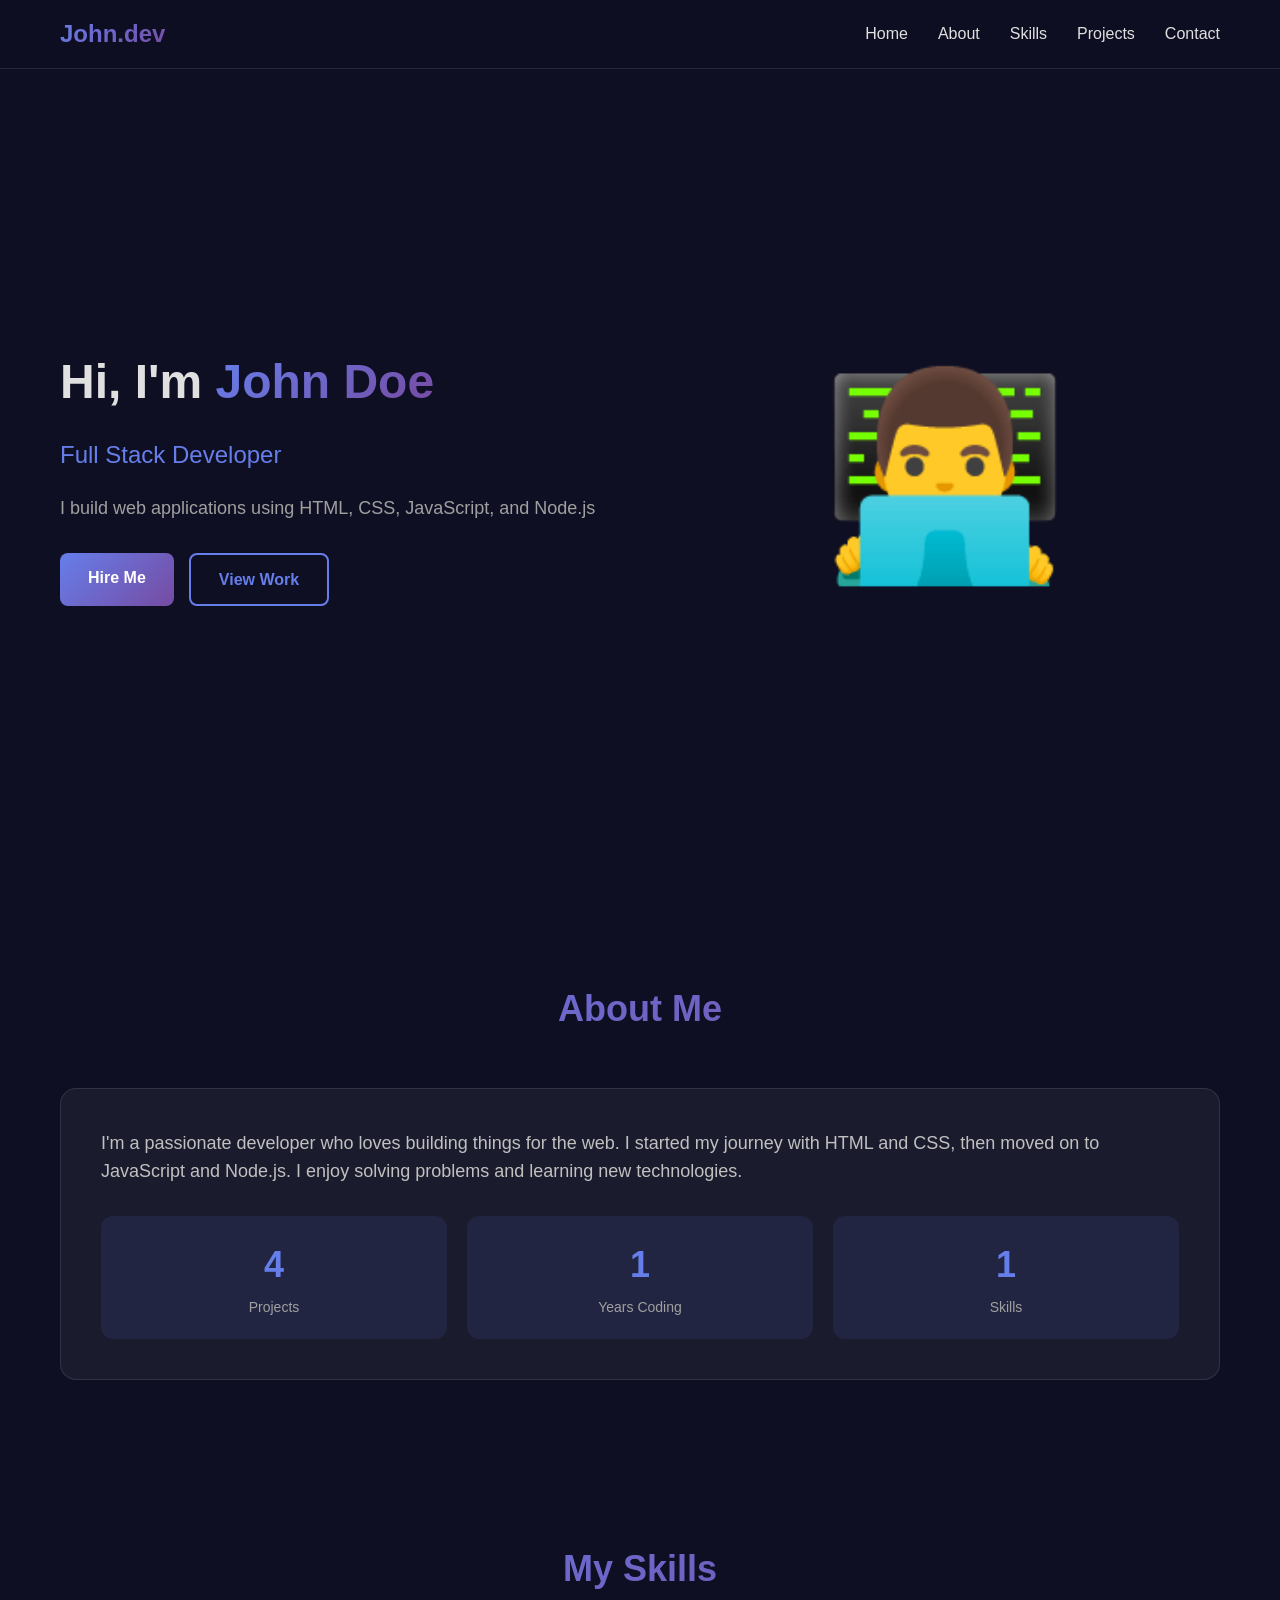
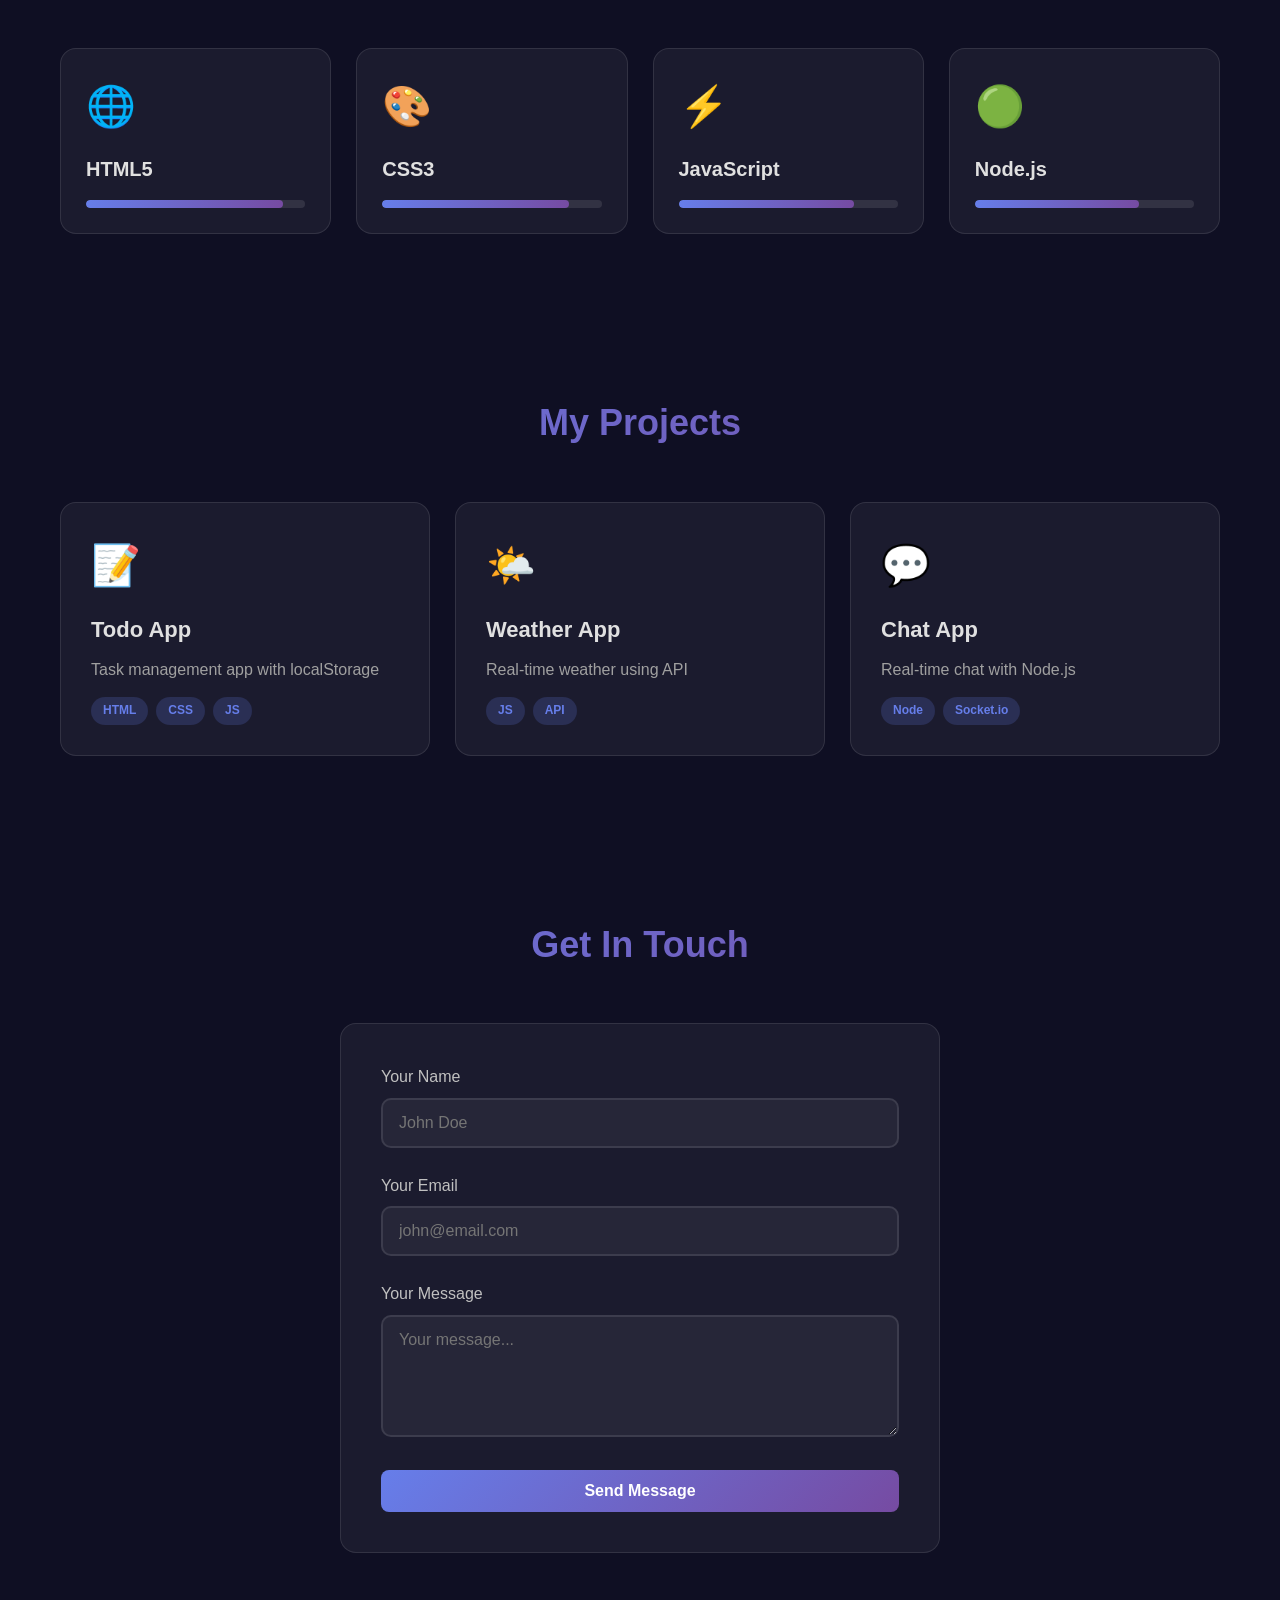
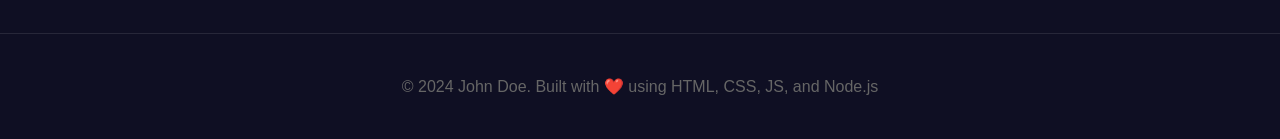
<file: index.html>
<!DOCTYPE html>
<html lang="en">
<head>
    <meta charset="UTF-8">
    <meta name="viewport" content="width=device-width, initial-scale=1.0">
    <title>John Doe - Portfolio</title>
    <link rel="stylesheet" href="style.css">
</head>
<body>
    <!-- ===== NAVIGATION ===== -->
    <nav class="navbar">
        <div class="nav-container">
            <a href="#" class="logo">John.dev</a>
            <ul class="nav-links">
                <li><a href="#home">Home</a></li>
                <li><a href="#about">About</a></li>
                <li><a href="#skills">Skills</a></li>
                <li><a href="#projects">Projects</a></li>
                <li><a href="#contact">Contact</a></li>
            </ul>
        </div>
    </nav>

    <!-- ===== HERO SECTION ===== -->
    <section id="home" class="hero">
        <div class="hero-content">
            <h1>Hi, I'm <span class="highlight">John Doe</span></h1>
            <p class="subtitle">Full Stack Developer</p>
            <p class="description">
                I build web applications using HTML, CSS, JavaScript, and Node.js
            </p>
            <div class="hero-buttons">
                <a href="#contact" class="btn btn-primary">Hire Me</a>
                <a href="#projects" class="btn btn-secondary">View Work</a>
            </div>
        </div>
        <div class="hero-image">
            <div class="avatar">👨‍💻</div>
        </div>
    </section>

    <!-- ===== ABOUT SECTION ===== -->
    <section id="about" class="about">
        <h2 class="section-title">About Me</h2>
        <div class="about-content">
            <p>
                I'm a passionate developer who loves building things for the web.
                I started my journey with HTML and CSS, then moved on to JavaScript
                and Node.js. I enjoy solving problems and learning new technologies.
            </p>
            <div class="about-stats">
                <div class="stat">
                    <span class="stat-number" id="projects-count">0</span>
                    <span class="stat-label">Projects</span>
                </div>
                <div class="stat">
                    <span class="stat-number" id="experience">0</span>
                    <span class="stat-label">Years Coding</span>
                </div>
                <div class="stat">
                    <span class="stat-number" id="skills-count">0</span>
                    <span class="stat-label">Skills</span>
                </div>
            </div>
        </div>
    </section>

    <!-- ===== SKILLS SECTION ===== -->
    <section id="skills" class="skills">
        <h2 class="section-title">My Skills</h2>
        <div class="skills-grid">
            <div class="skill-card">
                <div class="skill-icon">🌐</div>
                <h3>HTML5</h3>
                <div class="skill-bar">
                    <div class="skill-progress" data-progress="90"></div>
                </div>
            </div>
            <div class="skill-card">
                <div class="skill-icon">🎨</div>
                <h3>CSS3</h3>
                <div class="skill-bar">
                    <div class="skill-progress" data-progress="85"></div>
                </div>
            </div>
            <div class="skill-card">
                <div class="skill-icon">⚡</div>
                <h3>JavaScript</h3>
                <div class="skill-bar">
                    <div class="skill-progress" data-progress="80"></div>
                </div>
            </div>
            <div class="skill-card">
                <div class="skill-icon">🟢</div>
                <h3>Node.js</h3>
                <div class="skill-bar">
                    <div class="skill-progress" data-progress="75"></div>
                </div>
            </div>
        </div>
    </section>

    <!-- ===== PROJECTS SECTION ===== -->
    <section id="projects" class="projects">
        <h2 class="section-title">My Projects</h2>
        <div class="projects-grid">
            <div class="project-card">
                <div class="project-icon">📝</div>
                <h3>Todo App</h3>
                <p>Task management app with localStorage</p>
                <div class="project-tags">
                    <span>HTML</span>
                    <span>CSS</span>
                    <span>JS</span>
                </div>
            </div>
            <div class="project-card">
                <div class="project-icon">🌤️</div>
                <h3>Weather App</h3>
                <p>Real-time weather using API</p>
                <div class="project-tags">
                    <span>JS</span>
                    <span>API</span>
                </div>
            </div>
            <div class="project-card">
                <div class="project-icon">💬</div>
                <h3>Chat App</h3>
                <p>Real-time chat with Node.js</p>
                <div class="project-tags">
                    <span>Node</span>
                    <span>Socket.io</span>
                </div>
            </div>
        </div>
    </section>

    <!-- ===== CONTACT SECTION ===== -->
    <section id="contact" class="contact">
        <h2 class="section-title">Get In Touch</h2>
        <div class="contact-container">
            <form id="contactForm" class="contact-form">
                <div class="form-group">
                    <label for="name">Your Name</label>
                    <input type="text" id="name" name="name" placeholder="John Doe" required>
                    <span class="error-msg" id="nameError"></span>
                </div>
                <div class="form-group">
                    <label for="email">Your Email</label>
                    <input type="email" id="email" name="email" placeholder="john@email.com" required>
                    <span class="error-msg" id="emailError"></span>
                </div>
                <div class="form-group">
                    <label for="message">Your Message</label>
                    <textarea id="message" name="message" rows="5" placeholder="Your message..." required></textarea>
                    <span class="error-msg" id="messageError"></span>
                </div>
                <button type="submit" class="btn btn-primary" id="submitBtn">
                    <span id="btnText">Send Message</span>
                    <span id="btnLoading" style="display:none;">Sending...</span>
                </button>
            </form>

            <!-- Success Message -->
            <div id="successMessage" class="success-message" style="display:none;">
                <div class="success-icon">✅</div>
                <h3>Message Sent!</h3>
                <p>Thank you for reaching out. I'll get back to you soon.</p>
                <button onclick="resetForm()" class="btn btn-secondary">Send Another</button>
            </div>
        </div>
    </section>

    <!-- ===== FOOTER ===== -->
    <footer class="footer">
        <p>© 2024 John Doe. Built with ❤️ using HTML, CSS, JS, and Node.js</p>
    </footer>

    <script src="script.js"></script>
</body>
</html>
</file>
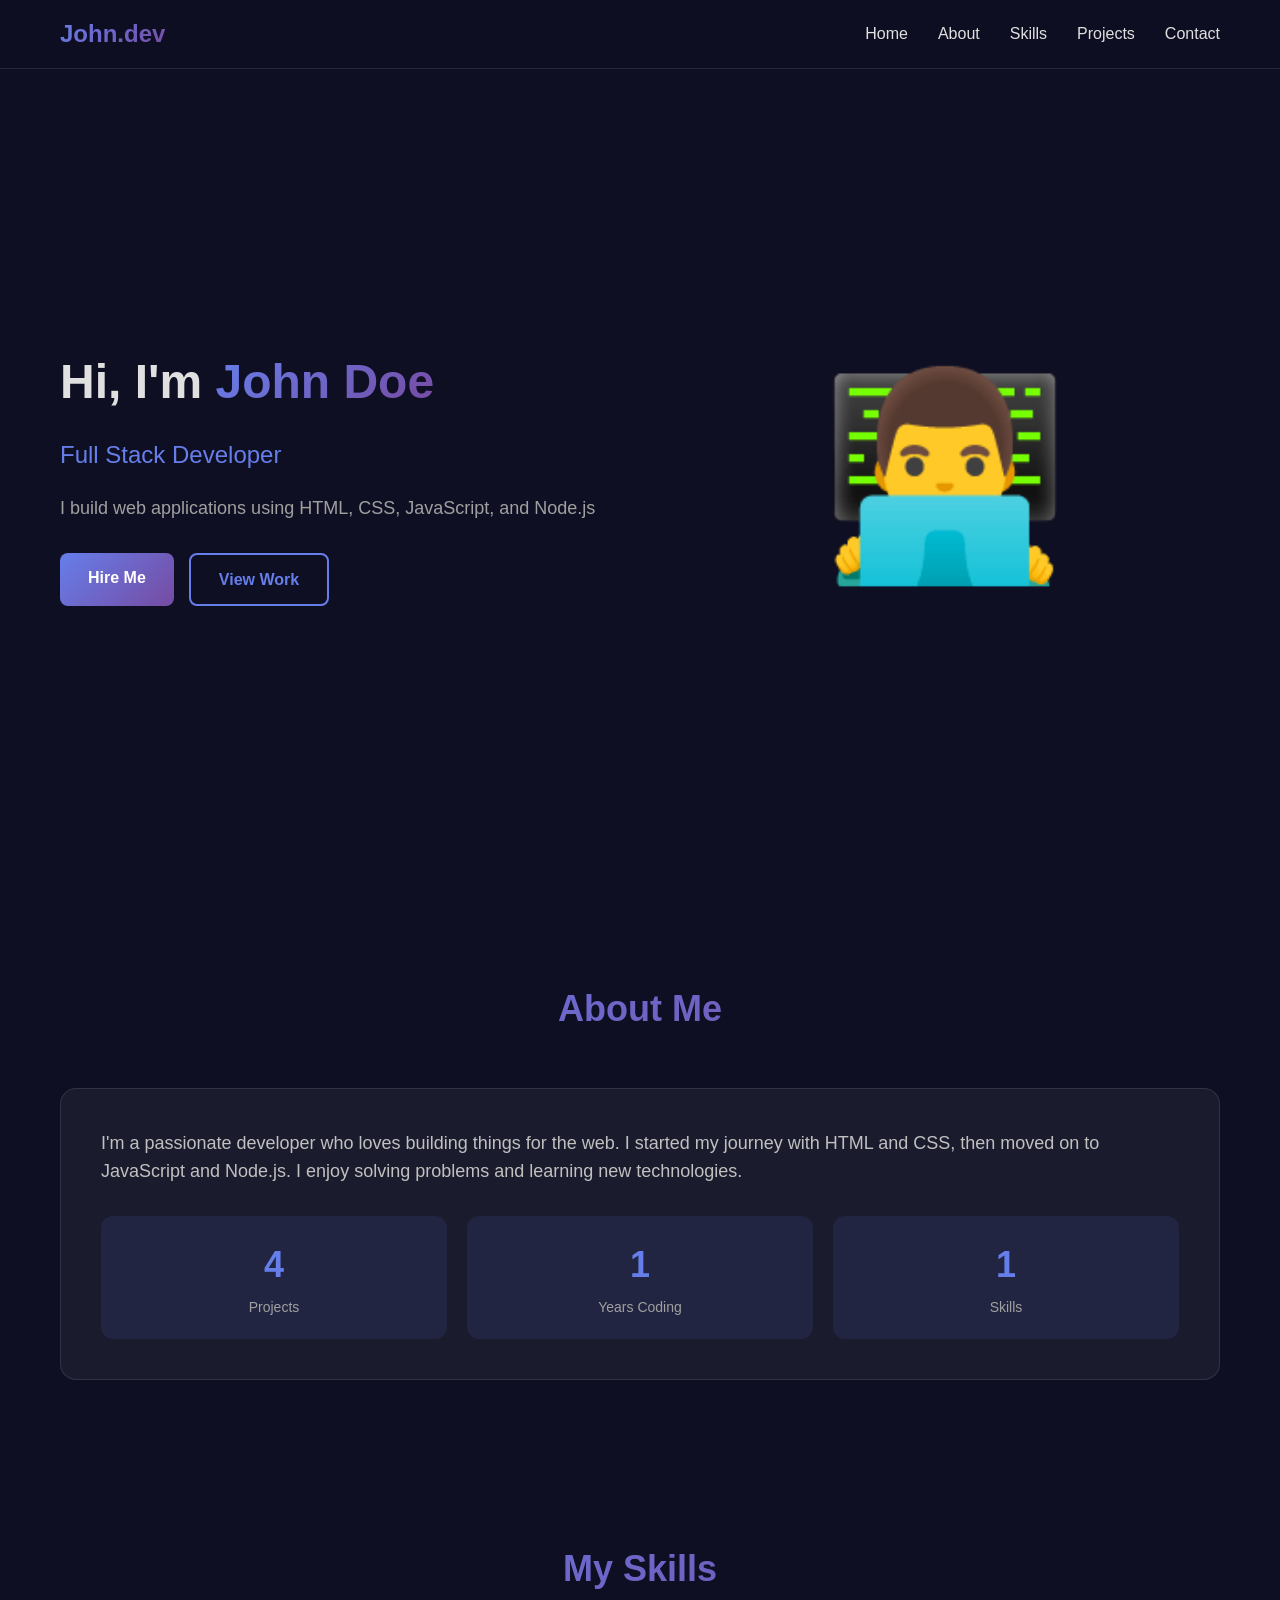
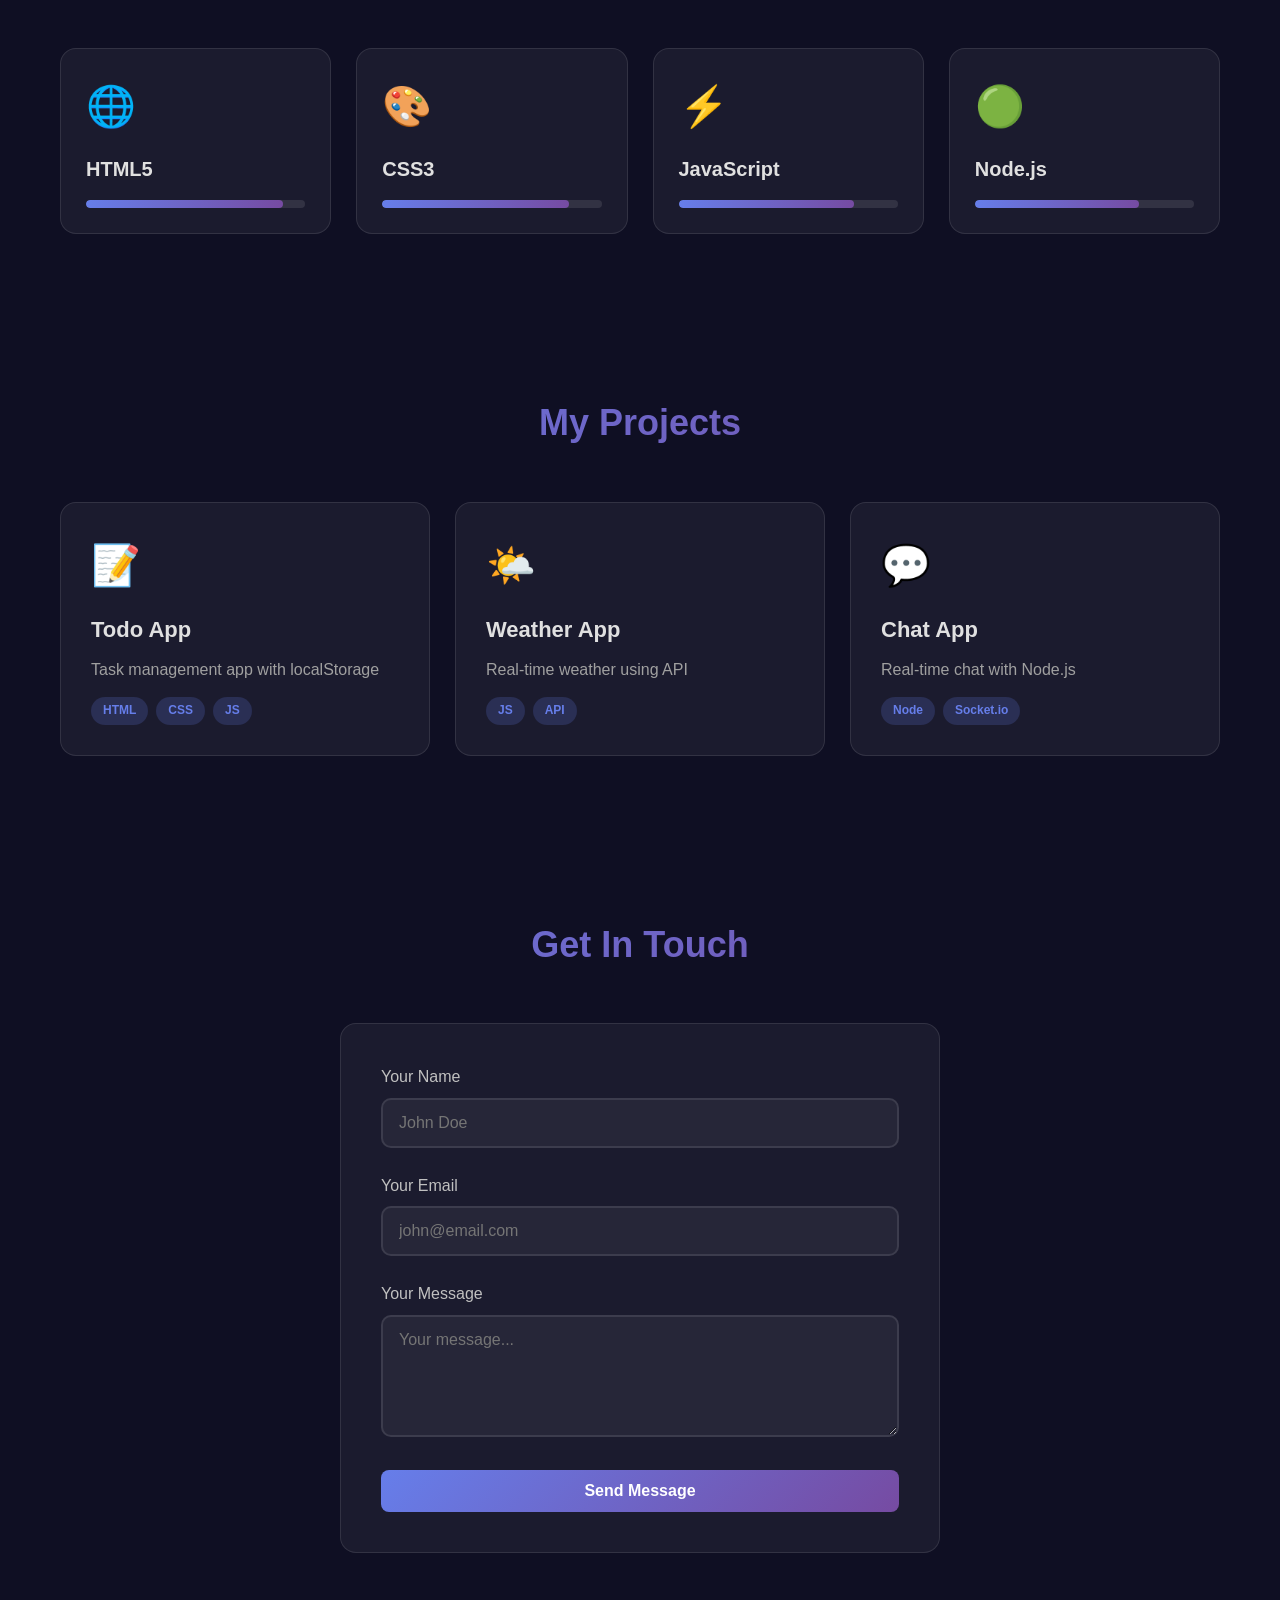
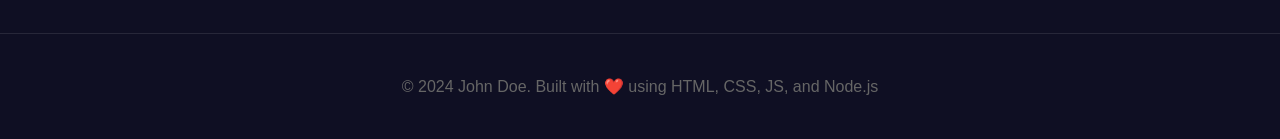
<file: public/index.html>
<!DOCTYPE html>
<html lang="en">
<head>
    <meta charset="UTF-8">
    <meta name="viewport" content="width=device-width, initial-scale=1.0">
    <title>John Doe - Portfolio</title>
    <link rel="stylesheet" href="style.css">
</head>
<body>
    <!-- ===== NAVIGATION ===== -->
    <nav class="navbar">
        <div class="nav-container">
            <a href="#" class="logo">John.dev</a>
            <ul class="nav-links">
                <li><a href="#home">Home</a></li>
                <li><a href="#about">About</a></li>
                <li><a href="#skills">Skills</a></li>
                <li><a href="#projects">Projects</a></li>
                <li><a href="#contact">Contact</a></li>
            </ul>
        </div>
    </nav>

    <!-- ===== HERO SECTION ===== -->
    <section id="home" class="hero">
        <div class="hero-content">
            <h1>Hi, I'm <span class="highlight">John Doe</span></h1>
            <p class="subtitle">Full Stack Developer</p>
            <p class="description">
                I build web applications using HTML, CSS, JavaScript, and Node.js
            </p>
            <div class="hero-buttons">
                <a href="#contact" class="btn btn-primary">Hire Me</a>
                <a href="#projects" class="btn btn-secondary">View Work</a>
            </div>
        </div>
        <div class="hero-image">
            <div class="avatar">👨‍💻</div>
        </div>
    </section>

    <!-- ===== ABOUT SECTION ===== -->
    <section id="about" class="about">
        <h2 class="section-title">About Me</h2>
        <div class="about-content">
            <p>
                I'm a passionate developer who loves building things for the web.
                I started my journey with HTML and CSS, then moved on to JavaScript
                and Node.js. I enjoy solving problems and learning new technologies.
            </p>
            <div class="about-stats">
                <div class="stat">
                    <span class="stat-number" id="projects-count">0</span>
                    <span class="stat-label">Projects</span>
                </div>
                <div class="stat">
                    <span class="stat-number" id="experience">0</span>
                    <span class="stat-label">Years Coding</span>
                </div>
                <div class="stat">
                    <span class="stat-number" id="skills-count">0</span>
                    <span class="stat-label">Skills</span>
                </div>
            </div>
        </div>
    </section>

    <!-- ===== SKILLS SECTION ===== -->
    <section id="skills" class="skills">
        <h2 class="section-title">My Skills</h2>
        <div class="skills-grid">
            <div class="skill-card">
                <div class="skill-icon">🌐</div>
                <h3>HTML5</h3>
                <div class="skill-bar">
                    <div class="skill-progress" data-progress="90"></div>
                </div>
            </div>
            <div class="skill-card">
                <div class="skill-icon">🎨</div>
                <h3>CSS3</h3>
                <div class="skill-bar">
                    <div class="skill-progress" data-progress="85"></div>
                </div>
            </div>
            <div class="skill-card">
                <div class="skill-icon">⚡</div>
                <h3>JavaScript</h3>
                <div class="skill-bar">
                    <div class="skill-progress" data-progress="80"></div>
                </div>
            </div>
            <div class="skill-card">
                <div class="skill-icon">🟢</div>
                <h3>Node.js</h3>
                <div class="skill-bar">
                    <div class="skill-progress" data-progress="75"></div>
                </div>
            </div>
        </div>
    </section>

    <!-- ===== PROJECTS SECTION ===== -->
    <section id="projects" class="projects">
        <h2 class="section-title">My Projects</h2>
        <div class="projects-grid">
            <div class="project-card">
                <div class="project-icon">📝</div>
                <h3>Todo App</h3>
                <p>Task management app with localStorage</p>
                <div class="project-tags">
                    <span>HTML</span>
                    <span>CSS</span>
                    <span>JS</span>
                </div>
            </div>
            <div class="project-card">
                <div class="project-icon">🌤️</div>
                <h3>Weather App</h3>
                <p>Real-time weather using API</p>
                <div class="project-tags">
                    <span>JS</span>
                    <span>API</span>
                </div>
            </div>
            <div class="project-card">
                <div class="project-icon">💬</div>
                <h3>Chat App</h3>
                <p>Real-time chat with Node.js</p>
                <div class="project-tags">
                    <span>Node</span>
                    <span>Socket.io</span>
                </div>
            </div>
        </div>
    </section>

    <!-- ===== CONTACT SECTION ===== -->
    <section id="contact" class="contact">
        <h2 class="section-title">Get In Touch</h2>
        <div class="contact-container">
            <form id="contactForm" class="contact-form">
                <div class="form-group">
                    <label for="name">Your Name</label>
                    <input type="text" id="name" name="name" placeholder="John Doe" required>
                    <span class="error-msg" id="nameError"></span>
                </div>
                <div class="form-group">
                    <label for="email">Your Email</label>
                    <input type="email" id="email" name="email" placeholder="john@email.com" required>
                    <span class="error-msg" id="emailError"></span>
                </div>
                <div class="form-group">
                    <label for="message">Your Message</label>
                    <textarea id="message" name="message" rows="5" placeholder="Your message..." required></textarea>
                    <span class="error-msg" id="messageError"></span>
                </div>
                <button type="submit" class="btn btn-primary" id="submitBtn">
                    <span id="btnText">Send Message</span>
                    <span id="btnLoading" style="display:none;">Sending...</span>
                </button>
            </form>

            <!-- Success Message -->
            <div id="successMessage" class="success-message" style="display:none;">
                <div class="success-icon">✅</div>
                <h3>Message Sent!</h3>
                <p>Thank you for reaching out. I'll get back to you soon.</p>
                <button onclick="resetForm()" class="btn btn-secondary">Send Another</button>
            </div>
        </div>
    </section>

    <!-- ===== FOOTER ===== -->
    <footer class="footer">
        <p>© 2024 John Doe. Built with ❤️ using HTML, CSS, JS, and Node.js</p>
    </footer>

    <script src="script.js"></script>
</body>
</html>
</file>
<file: style.css>
/* ===== RESET & BASE ===== */
* {
    margin: 0;
    padding: 0;
    box-sizing: border-box;
}

html {
    scroll-behavior: smooth;
}

body {
    font-family: 'Segoe UI', Tahoma, Geneva, Verdana, sans-serif;
    background: #0f0f23;
    color: #e0e0e0;
    line-height: 1.6;
    overflow-x: hidden;
}

/* ===== NAVBAR ===== */
.navbar {
    position: fixed;
    top: 0;
    width: 100%;
    background: rgba(15, 15, 35, 0.95);
    backdrop-filter: blur(10px);
    z-index: 1000;
    border-bottom: 1px solid rgba(255, 255, 255, 0.1);
}

.nav-container {
    max-width: 1200px;
    margin: 0 auto;
    padding: 15px 20px;
    display: flex;
    justify-content: space-between;
    align-items: center;
}

.logo {
    font-size: 24px;
    font-weight: bold;
    background: linear-gradient(135deg, #667eea, #764ba2);
    -webkit-background-clip: text;
    -webkit-text-fill-color: transparent;
    text-decoration: none;
}

.nav-links {
    display: flex;
    list-style: none;
    gap: 30px;
}

.nav-links a {
    color: #e0e0e0;
    text-decoration: none;
    transition: color 0.3s;
    font-size: 16px;
}

.nav-links a:hover {
    color: #667eea;
}

/* ===== HERO SECTION ===== */
.hero {
    min-height: 100vh;
    display: flex;
    align-items: center;
    justify-content: center;
    padding: 100px 20px 50px;
    gap: 60px;
    flex-wrap: wrap;
}

.hero-content {
    flex: 1;
    min-width: 300px;
}

.hero h1 {
    font-size: 48px;
    margin-bottom: 15px;
}

.highlight {
    background: linear-gradient(135deg, #667eea, #764ba2);
    -webkit-background-clip: text;
    -webkit-text-fill-color: transparent;
}

.subtitle {
    font-size: 24px;
    color: #667eea;
    margin-bottom: 20px;
}

.description {
    font-size: 18px;
    color: #a0a0a0;
    margin-bottom: 30px;
}

.hero-buttons {
    display: flex;
    gap: 15px;
    flex-wrap: wrap;
}

.hero-image {
    flex: 1;
    min-width: 300px;
    display: flex;
    justify-content: center;
}

.avatar {
    font-size: 200px;
    animation: float 3s ease-in-out infinite;
}

@keyframes float {
    0%, 100% { transform: translateY(0); }
    50% { transform: translateY(-20px); }
}

/* ===== BUTTONS ===== */
.btn {
    padding: 12px 28px;
    border: none;
    border-radius: 8px;
    font-size: 16px;
    font-weight: 600;
    cursor: pointer;
    text-decoration: none;
    display: inline-block;
    transition: all 0.3s;
}

.btn-primary {
    background: linear-gradient(135deg, #667eea, #764ba2);
    color: white;
}

.btn-primary:hover {
    transform: translateY(-2px);
    box-shadow: 0 10px 30px rgba(102, 126, 234, 0.4);
}

.btn-secondary {
    background: transparent;
    color: #667eea;
    border: 2px solid #667eea;
}

.btn-secondary:hover {
    background: #667eea;
    color: white;
}

/* ===== SECTIONS ===== */
section {
    padding: 80px 20px;
    max-width: 1200px;
    margin: 0 auto;
}

.section-title {
    font-size: 36px;
    text-align: center;
    margin-bottom: 50px;
    background: linear-gradient(135deg, #667eea, #764ba2);
    -webkit-background-clip: text;
    -webkit-text-fill-color: transparent;
}

/* ===== ABOUT SECTION ===== */
.about-content {
    background: rgba(255, 255, 255, 0.05);
    padding: 40px;
    border-radius: 16px;
    border: 1px solid rgba(255, 255, 255, 0.1);
}

.about-content p {
    font-size: 18px;
    color: #c0c0c0;
    margin-bottom: 30px;
}

.about-stats {
    display: grid;
    grid-template-columns: repeat(auto-fit, minmax(150px, 1fr));
    gap: 20px;
}

.stat {
    text-align: center;
    padding: 20px;
    background: rgba(102, 126, 234, 0.1);
    border-radius: 12px;
}

.stat-number {
    display: block;
    font-size: 36px;
    font-weight: bold;
    color: #667eea;
}

.stat-label {
    font-size: 14px;
    color: #a0a0a0;
}

/* ===== SKILLS SECTION ===== */
.skills-grid {
    display: grid;
    grid-template-columns: repeat(auto-fit, minmax(250px, 1fr));
    gap: 25px;
}

.skill-card {
    background: rgba(255, 255, 255, 0.05);
    padding: 25px;
    border-radius: 16px;
    border: 1px solid rgba(255, 255, 255, 0.1);
    transition: all 0.3s;
}

.skill-card:hover {
    transform: translateY(-5px);
    border-color: #667eea;
}

.skill-icon {
    font-size: 40px;
    margin-bottom: 15px;
}

.skill-card h3 {
    font-size: 20px;
    margin-bottom: 15px;
    color: #e0e0e0;
}

.skill-bar {
    height: 8px;
    background: rgba(255, 255, 255, 0.1);
    border-radius: 4px;
    overflow: hidden;
}

.skill-progress {
    height: 100%;
    background: linear-gradient(90deg, #667eea, #764ba2);
    border-radius: 4px;
    width: 0;
    transition: width 1.5s ease;
}

/* ===== PROJECTS SECTION ===== */
.projects-grid {
    display: grid;
    grid-template-columns: repeat(auto-fit, minmax(280px, 1fr));
    gap: 25px;
}

.project-card {
    background: rgba(255, 255, 255, 0.05);
    padding: 30px;
    border-radius: 16px;
    border: 1px solid rgba(255, 255, 255, 0.1);
    transition: all 0.3s;
    cursor: pointer;
}

.project-card:hover {
    transform: translateY(-5px);
    border-color: #667eea;
    box-shadow: 0 20px 40px rgba(102, 126, 234, 0.2);
}

.project-icon {
    font-size: 40px;
    margin-bottom: 15px;
}

.project-card h3 {
    font-size: 22px;
    margin-bottom: 10px;
}

.project-card p {
    color: #a0a0a0;
    margin-bottom: 15px;
}

.project-tags {
    display: flex;
    gap: 8px;
    flex-wrap: wrap;
}

.project-tags span {
    padding: 4px 12px;
    background: rgba(102, 126, 234, 0.2);
    color: #667eea;
    border-radius: 20px;
    font-size: 12px;
    font-weight: 600;
}

/* ===== CONTACT SECTION ===== */
.contact-container {
    max-width: 600px;
    margin: 0 auto;
}

.contact-form {
    background: rgba(255, 255, 255, 0.05);
    padding: 40px;
    border-radius: 16px;
    border: 1px solid rgba(255, 255, 255, 0.1);
}

.form-group {
    margin-bottom: 25px;
}

.form-group label {
    display: block;
    margin-bottom: 8px;
    color: #c0c0c0;
    font-weight: 500;
}

.form-group input,
.form-group textarea {
    width: 100%;
    padding: 14px 16px;
    background: rgba(255, 255, 255, 0.05);
    border: 2px solid rgba(255, 255, 255, 0.1);
    border-radius: 10px;
    color: #e0e0e0;
    font-size: 16px;
    font-family: inherit;
    transition: all 0.3s;
}

.form-group input:focus,
.form-group textarea:focus {
    outline: none;
    border-color: #667eea;
    background: rgba(102, 126, 234, 0.05);
}

.form-group input.error,
.form-group textarea.error {
    border-color: #ff4757;
}

.error-msg {
    color: #ff4757;
    font-size: 13px;
    margin-top: 5px;
    display: block;
}

.contact-form .btn {
    width: 100%;
}

/* ===== SUCCESS MESSAGE ===== */
.success-message {
    background: rgba(255, 255, 255, 0.05);
    padding: 60px 40px;
    border-radius: 16px;
    border: 1px solid rgba(102, 126, 234, 0.3);
    text-align: center;
    animation: fadeIn 0.5s ease;
}

.success-icon {
    font-size: 60px;
    margin-bottom: 20px;
    animation: scaleIn 0.5s ease;
}

.success-message h3 {
    font-size: 28px;
    margin-bottom: 10px;
    color: #4CAF50;
}

.success-message p {
    color: #a0a0a0;
    margin-bottom: 25px;
}

@keyframes fadeIn {
    from { opacity: 0; transform: translateY(20px); }
    to { opacity: 1; transform: translateY(0); }
}

@keyframes scaleIn {
    from { transform: scale(0); }
    to { transform: scale(1); }
}

/* ===== FOOTER ===== */
.footer {
    text-align: center;
    padding: 40px 20px;
    border-top: 1px solid rgba(255, 255, 255, 0.1);
    color: #666;
}

/* ===== RESPONSIVE ===== */
@media (max-width: 768px) {
    .nav-links {
        display: none;
    }

    .hero h1 {
        font-size: 36px;
    }

    .section-title {
        font-size: 28px;
    }

    .avatar {
        font-size: 120px;
    }

    .contact-form {
        padding: 25px;
    }
}
</file>
<file: public/style.css>
/* ===== RESET & BASE ===== */
* {
    margin: 0;
    padding: 0;
    box-sizing: border-box;
}

html {
    scroll-behavior: smooth;
}

body {
    font-family: 'Segoe UI', Tahoma, Geneva, Verdana, sans-serif;
    background: #0f0f23;
    color: #e0e0e0;
    line-height: 1.6;
    overflow-x: hidden;
}

/* ===== NAVBAR ===== */
.navbar {
    position: fixed;
    top: 0;
    width: 100%;
    background: rgba(15, 15, 35, 0.95);
    backdrop-filter: blur(10px);
    z-index: 1000;
    border-bottom: 1px solid rgba(255, 255, 255, 0.1);
}

.nav-container {
    max-width: 1200px;
    margin: 0 auto;
    padding: 15px 20px;
    display: flex;
    justify-content: space-between;
    align-items: center;
}

.logo {
    font-size: 24px;
    font-weight: bold;
    background: linear-gradient(135deg, #667eea, #764ba2);
    -webkit-background-clip: text;
    -webkit-text-fill-color: transparent;
    text-decoration: none;
}

.nav-links {
    display: flex;
    list-style: none;
    gap: 30px;
}

.nav-links a {
    color: #e0e0e0;
    text-decoration: none;
    transition: color 0.3s;
    font-size: 16px;
}

.nav-links a:hover {
    color: #667eea;
}

/* ===== HERO SECTION ===== */
.hero {
    min-height: 100vh;
    display: flex;
    align-items: center;
    justify-content: center;
    padding: 100px 20px 50px;
    gap: 60px;
    flex-wrap: wrap;
}

.hero-content {
    flex: 1;
    min-width: 300px;
}

.hero h1 {
    font-size: 48px;
    margin-bottom: 15px;
}

.highlight {
    background: linear-gradient(135deg, #667eea, #764ba2);
    -webkit-background-clip: text;
    -webkit-text-fill-color: transparent;
}

.subtitle {
    font-size: 24px;
    color: #667eea;
    margin-bottom: 20px;
}

.description {
    font-size: 18px;
    color: #a0a0a0;
    margin-bottom: 30px;
}

.hero-buttons {
    display: flex;
    gap: 15px;
    flex-wrap: wrap;
}

.hero-image {
    flex: 1;
    min-width: 300px;
    display: flex;
    justify-content: center;
}

.avatar {
    font-size: 200px;
    animation: float 3s ease-in-out infinite;
}

@keyframes float {
    0%, 100% { transform: translateY(0); }
    50% { transform: translateY(-20px); }
}

/* ===== BUTTONS ===== */
.btn {
    padding: 12px 28px;
    border: none;
    border-radius: 8px;
    font-size: 16px;
    font-weight: 600;
    cursor: pointer;
    text-decoration: none;
    display: inline-block;
    transition: all 0.3s;
}

.btn-primary {
    background: linear-gradient(135deg, #667eea, #764ba2);
    color: white;
}

.btn-primary:hover {
    transform: translateY(-2px);
    box-shadow: 0 10px 30px rgba(102, 126, 234, 0.4);
}

.btn-secondary {
    background: transparent;
    color: #667eea;
    border: 2px solid #667eea;
}

.btn-secondary:hover {
    background: #667eea;
    color: white;
}

/* ===== SECTIONS ===== */
section {
    padding: 80px 20px;
    max-width: 1200px;
    margin: 0 auto;
}

.section-title {
    font-size: 36px;
    text-align: center;
    margin-bottom: 50px;
    background: linear-gradient(135deg, #667eea, #764ba2);
    -webkit-background-clip: text;
    -webkit-text-fill-color: transparent;
}

/* ===== ABOUT SECTION ===== */
.about-content {
    background: rgba(255, 255, 255, 0.05);
    padding: 40px;
    border-radius: 16px;
    border: 1px solid rgba(255, 255, 255, 0.1);
}

.about-content p {
    font-size: 18px;
    color: #c0c0c0;
    margin-bottom: 30px;
}

.about-stats {
    display: grid;
    grid-template-columns: repeat(auto-fit, minmax(150px, 1fr));
    gap: 20px;
}

.stat {
    text-align: center;
    padding: 20px;
    background: rgba(102, 126, 234, 0.1);
    border-radius: 12px;
}

.stat-number {
    display: block;
    font-size: 36px;
    font-weight: bold;
    color: #667eea;
}

.stat-label {
    font-size: 14px;
    color: #a0a0a0;
}

/* ===== SKILLS SECTION ===== */
.skills-grid {
    display: grid;
    grid-template-columns: repeat(auto-fit, minmax(250px, 1fr));
    gap: 25px;
}

.skill-card {
    background: rgba(255, 255, 255, 0.05);
    padding: 25px;
    border-radius: 16px;
    border: 1px solid rgba(255, 255, 255, 0.1);
    transition: all 0.3s;
}

.skill-card:hover {
    transform: translateY(-5px);
    border-color: #667eea;
}

.skill-icon {
    font-size: 40px;
    margin-bottom: 15px;
}

.skill-card h3 {
    font-size: 20px;
    margin-bottom: 15px;
    color: #e0e0e0;
}

.skill-bar {
    height: 8px;
    background: rgba(255, 255, 255, 0.1);
    border-radius: 4px;
    overflow: hidden;
}

.skill-progress {
    height: 100%;
    background: linear-gradient(90deg, #667eea, #764ba2);
    border-radius: 4px;
    width: 0;
    transition: width 1.5s ease;
}

/* ===== PROJECTS SECTION ===== */
.projects-grid {
    display: grid;
    grid-template-columns: repeat(auto-fit, minmax(280px, 1fr));
    gap: 25px;
}

.project-card {
    background: rgba(255, 255, 255, 0.05);
    padding: 30px;
    border-radius: 16px;
    border: 1px solid rgba(255, 255, 255, 0.1);
    transition: all 0.3s;
    cursor: pointer;
}

.project-card:hover {
    transform: translateY(-5px);
    border-color: #667eea;
    box-shadow: 0 20px 40px rgba(102, 126, 234, 0.2);
}

.project-icon {
    font-size: 40px;
    margin-bottom: 15px;
}

.project-card h3 {
    font-size: 22px;
    margin-bottom: 10px;
}

.project-card p {
    color: #a0a0a0;
    margin-bottom: 15px;
}

.project-tags {
    display: flex;
    gap: 8px;
    flex-wrap: wrap;
}

.project-tags span {
    padding: 4px 12px;
    background: rgba(102, 126, 234, 0.2);
    color: #667eea;
    border-radius: 20px;
    font-size: 12px;
    font-weight: 600;
}

/* ===== CONTACT SECTION ===== */
.contact-container {
    max-width: 600px;
    margin: 0 auto;
}

.contact-form {
    background: rgba(255, 255, 255, 0.05);
    padding: 40px;
    border-radius: 16px;
    border: 1px solid rgba(255, 255, 255, 0.1);
}

.form-group {
    margin-bottom: 25px;
}

.form-group label {
    display: block;
    margin-bottom: 8px;
    color: #c0c0c0;
    font-weight: 500;
}

.form-group input,
.form-group textarea {
    width: 100%;
    padding: 14px 16px;
    background: rgba(255, 255, 255, 0.05);
    border: 2px solid rgba(255, 255, 255, 0.1);
    border-radius: 10px;
    color: #e0e0e0;
    font-size: 16px;
    font-family: inherit;
    transition: all 0.3s;
}

.form-group input:focus,
.form-group textarea:focus {
    outline: none;
    border-color: #667eea;
    background: rgba(102, 126, 234, 0.05);
}

.form-group input.error,
.form-group textarea.error {
    border-color: #ff4757;
}

.error-msg {
    color: #ff4757;
    font-size: 13px;
    margin-top: 5px;
    display: block;
}

.contact-form .btn {
    width: 100%;
}

/* ===== SUCCESS MESSAGE ===== */
.success-message {
    background: rgba(255, 255, 255, 0.05);
    padding: 60px 40px;
    border-radius: 16px;
    border: 1px solid rgba(102, 126, 234, 0.3);
    text-align: center;
    animation: fadeIn 0.5s ease;
}

.success-icon {
    font-size: 60px;
    margin-bottom: 20px;
    animation: scaleIn 0.5s ease;
}

.success-message h3 {
    font-size: 28px;
    margin-bottom: 10px;
    color: #4CAF50;
}

.success-message p {
    color: #a0a0a0;
    margin-bottom: 25px;
}

@keyframes fadeIn {
    from { opacity: 0; transform: translateY(20px); }
    to { opacity: 1; transform: translateY(0); }
}

@keyframes scaleIn {
    from { transform: scale(0); }
    to { transform: scale(1); }
}

/* ===== FOOTER ===== */
.footer {
    text-align: center;
    padding: 40px 20px;
    border-top: 1px solid rgba(255, 255, 255, 0.1);
    color: #666;
}

/* ===== RESPONSIVE ===== */
@media (max-width: 768px) {
    .nav-links {
        display: none;
    }

    .hero h1 {
        font-size: 36px;
    }

    .section-title {
        font-size: 28px;
    }

    .avatar {
        font-size: 120px;
    }

    .contact-form {
        padding: 25px;
    }
}
</file>
